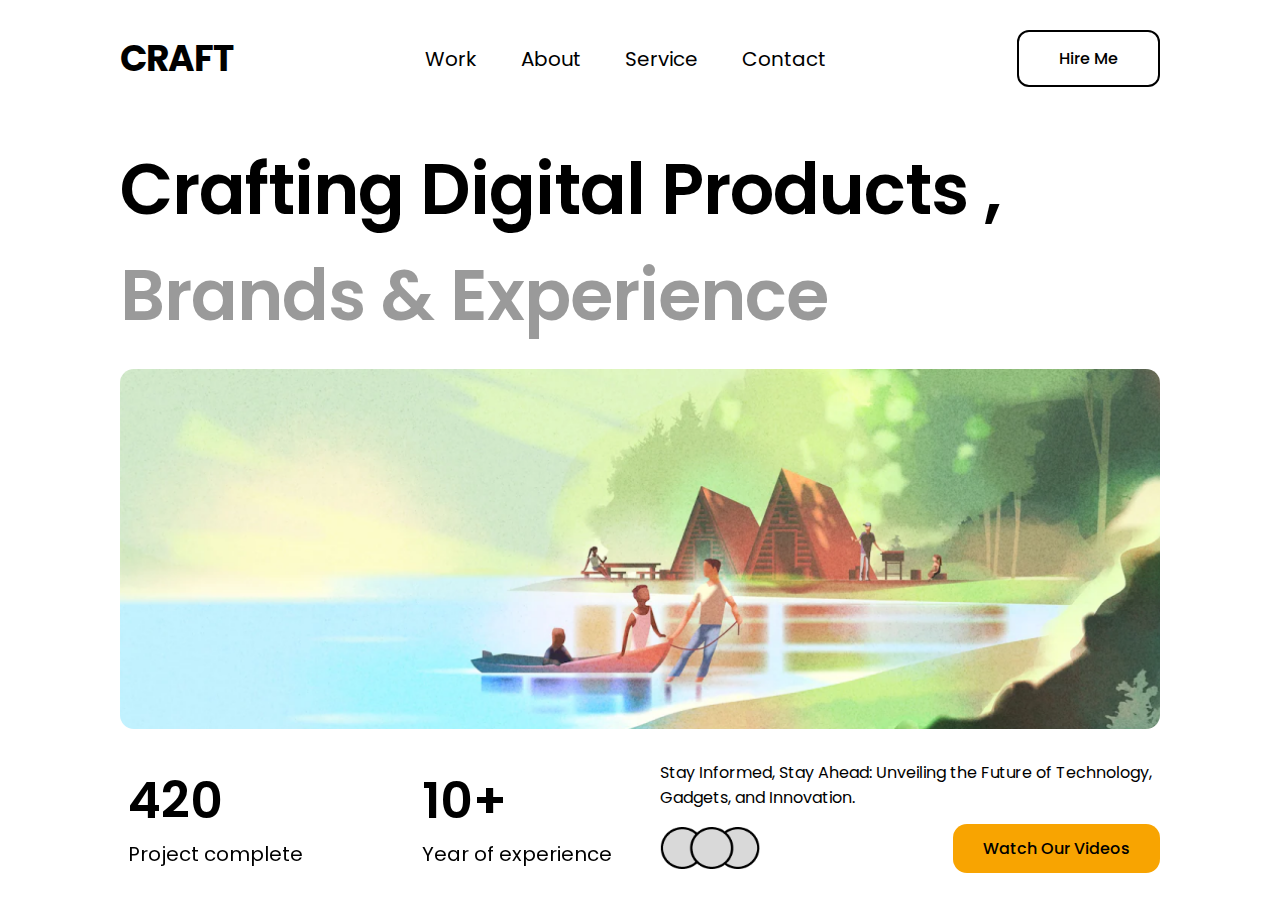
<file: index.html>
<!DOCTYPE html>
<html lang="en">
	<head>
		<meta charset="UTF-8" />
		<meta name="viewport" content="width=device-width, initial-scale=1.0" />
		<title>Ngobar Week 2</title>

		<link rel="stylesheet" href="styles/app.css" />
		<link href="https://unpkg.com/aos@2.3.1/dist/aos.css" rel="stylesheet">
	</head>
	<body>
		<!-- HEADER -->
		<header class="container">
			<nav class="navigation__wrapper">
				<!-- Text di kiri -->
				<div class="navigation__title">
					<h3>CRAFT</h3>
				</div>

				<!-- link navigasi -->
				<div class="navigation__menus">
					<a href="pages/work.html">Work</a>
					<a href="pages/about.html">About</a>
					<a href="pages/service.html">Service</a>
					<a href="pages/contact.html">Contact</a>
				</div>

				<!-- tombol Hire Me -->
				<div class="navigation__action">
					<a href="pages/hire-me.html" class="navigation__button">Hire Me</a>
					<a id="open">
						<img src="assets/icons/list.svg" alt="" />
					</a>
				</div>

				<!-- sidebar -->
				<aside class="sidebar-hide">
					<div>
						<a href="" id="close">
							<img src="assets/icons/close.svg" alt="" />
						</a>
					</div>
					<a href="#">Work</a>
					<a href="#">About</a>
					<a href="#">Service</a>
					<a href="#">Contact</a>
				</aside>
				
			</nav>
		</header>

		<!-- Main content -->
		<main class="container">
			<!-- Hero Section -->
			<article class="content__article">
				<h1 id="main_text">
					Crafting digital products ,<span> brands & experience</span>
				</h1>
			</article>

			<!-- Banner -->
			<div class="content__banner">
				<img src="assets/image/Rectangle 5951 (1).png" alt="" />
			</div>

			<section class="content__information">
				<div class="content__item__value">
					<div data-aos="flip-left">
						<h3>420</h3>
						<p>Project complete</p>
					</div>
					<div data-aos="flip-right">
						<h3>10+</h3>
						<p>Year of experience</p>
					</div>
				</div>
				<div class="content__item__information">
					<p>
						Stay Informed, Stay Ahead: Unveiling the Future of Technology,
						Gadgets, and Innovation.
					</p>

					<div class="content__item__side">
						<img src="assets/image/Group 1000002131.png" alt="" />
						<button class="content__item__button">Watch Our Videos</button>
					</div>
				</div>
			</section>
		</main>

		<script src="scripts/app.js"></script>
		<script src="https://unpkg.com/aos@2.3.1/dist/aos.js"></script>
		<script>
			AOS.init();
		  </script>
	</body>
</html>
</file>
<file: styles/app.css>
@import url("https://fonts.googleapis.com/css2?family=Poppins:ital,wght@0,100;0,200;0,300;0,400;0,500;0,600;0,700;0,800;0,900;1,100;1,200;1,300;1,400;1,500;1,600;1,700;1,800;1,900&display=swap");

*,
html {
	margin: 0;
	padding: 0;
	box-sizing: border-box;
	font-family: "Poppins", sans-serif;
	scroll-behavior: smooth;
}

.container {
	max-width: 1080px;
	margin: 0 auto;
	padding: 0 20px;
}

.navigation__wrapper {
	display: flex;
	align-items: center;
	justify-content: space-between;
	padding: 30px 0;
}

.navigation__title > h3 {
	font-weight: 700;
	letter-spacing: -1px;
	font-size: 36px;
	text-transform: uppercase;
}

a {
	color: #000;
	text-decoration: none;
}

.navigation__menus > a {
	margin: 0 20px;
	font-weight: 400;
	font-size: 20px;
	display: none;

	transition: all 0.3s ease-in-out;
}

.navigation__action a.navigation__button {
	padding: 14px 40px;
	font-size: 16px;
	border-radius: 12px;
	font-weight: 500;
	border: 2px solid #000;
	display: none;
}

/* Pada minggu keempat, ditambahkan sidebar sebagai pengganti navbar
   pada tampilan mobile
*/
aside {
	position: fixed;
	display: block;
	top: 0;
	padding: 24px 30px;
	height: 100%;
	width: 200px;
	background-color: whitesmoke;
	border-left: 1px solid black;
}

.sidebar-show {
	right: 0;
}

.sidebar-hide {
	right: -100%;
}

aside a {
	display: block;
	padding: 8px 16px;
	margin-bottom: 16px;
}

.navigation__menus > a:hover {
	color: rgb(154, 154, 154);
}

.content__article {
	padding-top: 20px;
}

#main_text {
	font-size: 30px;
	font-weight: 600;
	line-height: normal;
	letter-spacing: -1px;
	margin-bottom: 20px;
	text-transform: capitalize;
}

#main_text > span {
	color: rgb(154, 154, 154);
}

.content__banner {
	display: relative;
	height: 360px;
	min-width: 320px;
	max-width: 100%;
	margin: 0 auto;
}

.content__banner > img {
	object-fit: cover;
	border-radius: 14px;
	width: 100%;
	height: 100%;
	cursor: pointer;
}

.content__information {
	display: flex;
	padding: 20px 0;
	margin-top: 10px;
	justify-content: space-between;
	align-items: center;
	flex-direction: column;
	gap: 20px;
}

.content__item__value {
	flex: 1;
	display: flex;
	align-items: center;
	justify-content: space-between;
}

.content__item__value > div {
	padding: 8px 16px;
}

.content__item__value h3 {
	font-size: 40px;
	color: black;
	font-weight: 600;
}

.content__item__value p {
	font-size: 20px;
	color: black;
	font-weight: 400;
}

.content__item__information {
	flex: 1;
	display: block;
}

.content__item__information > p {
	font-size: 16px;
	font-weight: 400;
}

.content__item__side {
	display: flex;
	margin-top: 14px;
	align-items: center;
	justify-content: space-between;
}

.content__item__side > img {
	width: 100px;
}

.content__item__button {
	background: #f8a401;
	padding: 12px 30px;
	border: none;
	border-radius: 14px;
	cursor: pointer;
	font-size: 16px;
	font-weight: 500;
	text-transform: capitalize;
	transition: all 0.3s ease-in-out;
}

.content__item__button:hover {
	opacity: 0.8;
}

@media screen and (min-width: 1024px) {
	#main_text {
		font-size: 70px;
	}

	.content__information {
		flex-direction: row;
		gap: 40px;
	}

	.content__item__value > div {
		padding: 4px 8px;
	}
	
	.content__item__value h3 {
		font-size: 50px;
	}
	
	.content__item__value p {
		font-size: 20px;
	}

	.navigation__menus > a {
		display: inline;
	}

	#open {
		display: none;
	}

	.navigation__action a.navigation__button {
		display: block;
	}
}
</file>
